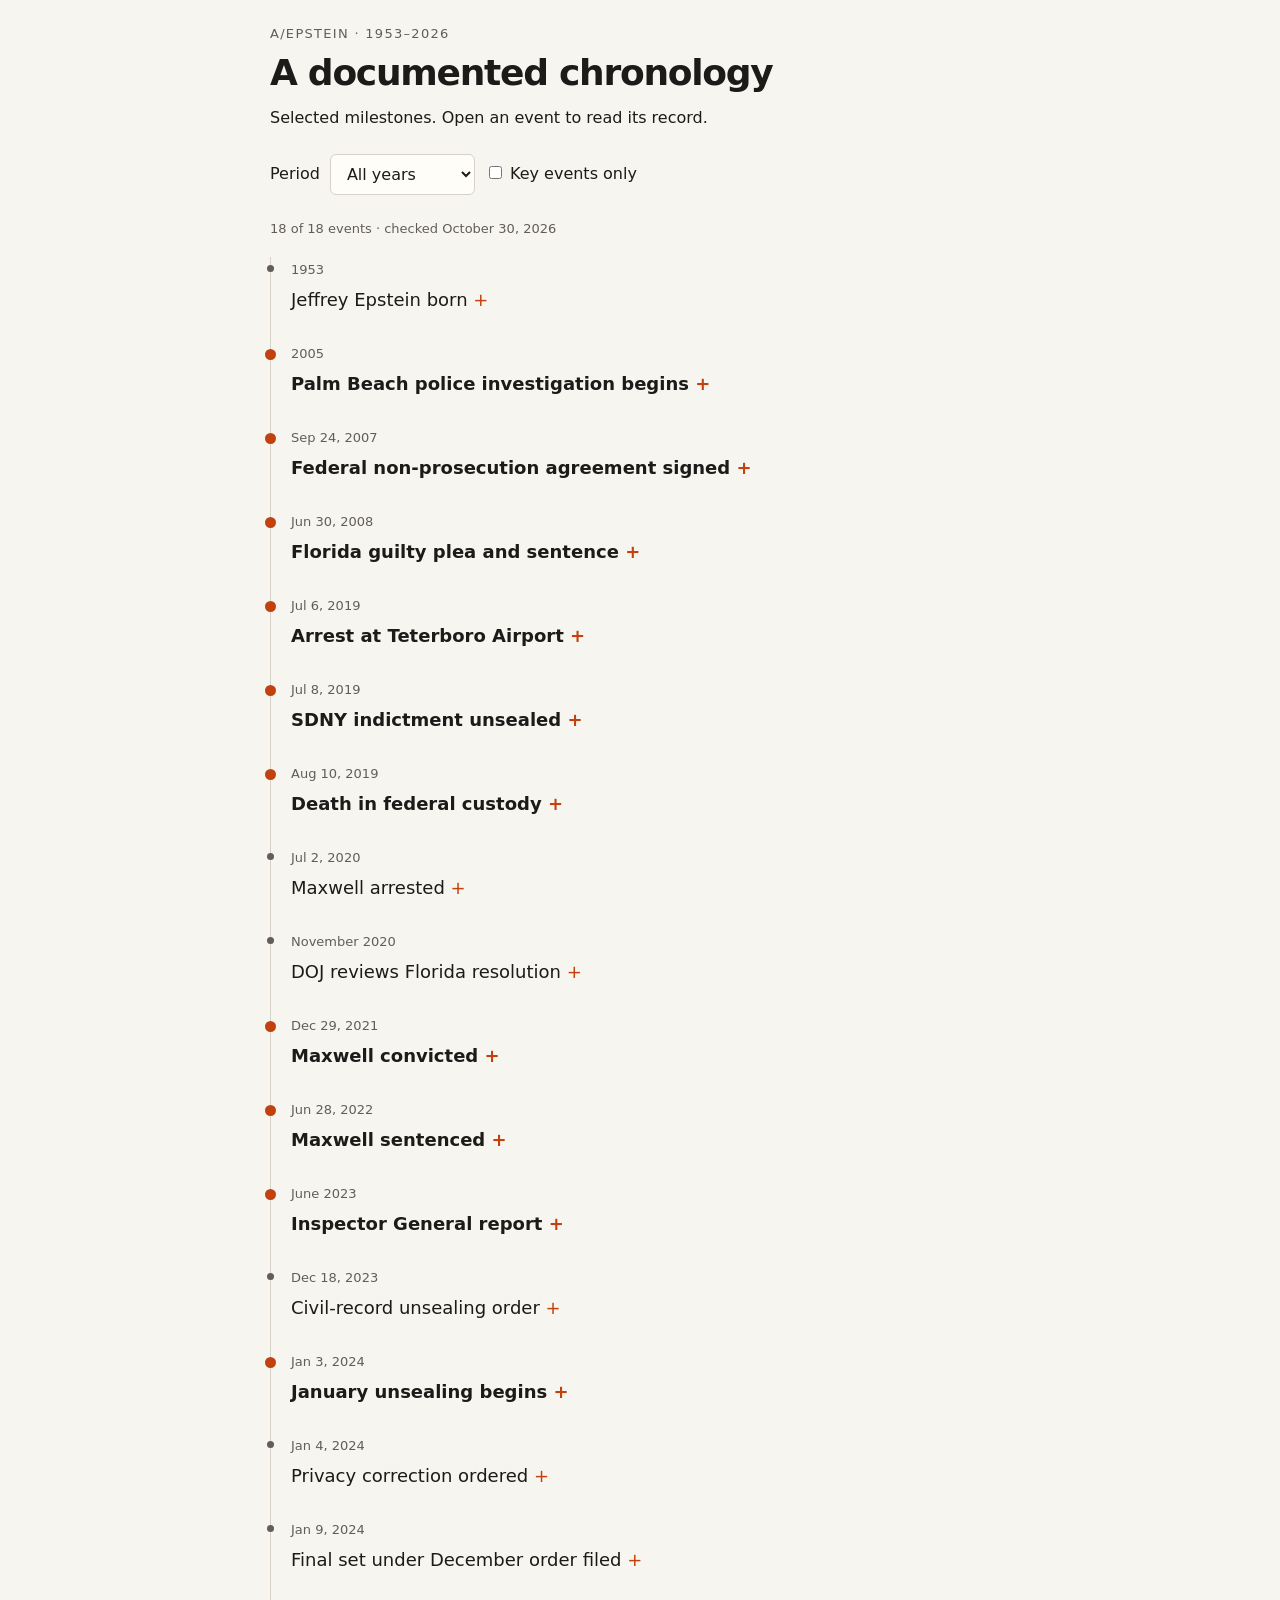
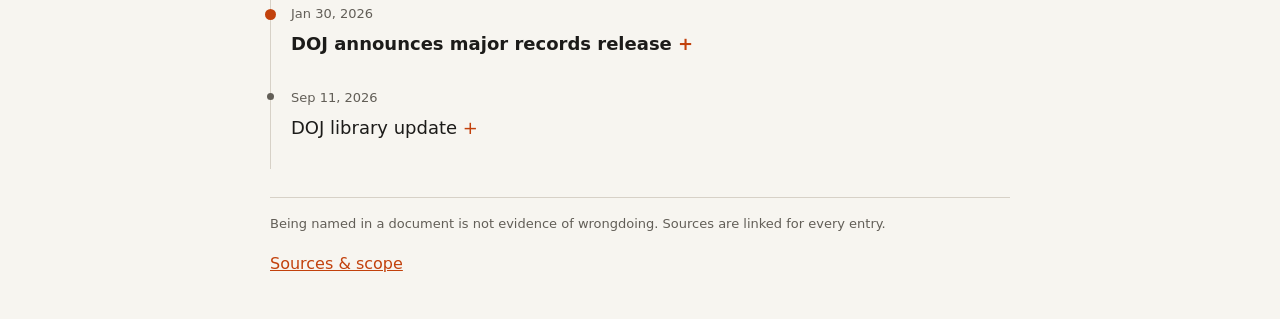
<file: artifacts/timeline/index.html>
<!doctype html>
<html lang="en"><head><meta charset="utf-8"><meta name="viewport" content="width=device-width,initial-scale=1"><title>A documented chronology</title><link rel="stylesheet" href="./style.css"></head><body><main><div class="eyebrow">a/epstein · 1953–2026</div><h1>A documented chronology</h1><p>Selected milestones. Open an event to read its record.</p><div class="filters"><label for="period">Period</label><select id="period"><option value="all">All years</option><option value="early">Before 2019</option><option value="case">2019–2022</option><option value="records">2023–2026</option></select><label><input type="checkbox" id="key"> Key events only</label></div><p id="status" class="count" role="status">Loading records…</p><ol id="events"></ol><noscript>JavaScript is needed for the timeline. Read <a href="./events.json">events.json</a> for all entries and sources.</noscript><script type="module" src="./app.js"></script><p class="disclaimer">Being named in a document is not evidence of wrongdoing. Sources are linked for every entry.</p><p><a href="./SOURCES.md" target="_blank" rel="noopener noreferrer">Sources &amp; scope</a></p></main></body></html>
</file>
<file: artifacts/timeline/style.css>
*{box-sizing:border-box} :root{color-scheme:light dark;--bg:#F7F5F0;--fg:#1C1B19;--muted:#625e57;--line:#d7d1c7;--accent:#C2410C;--panel:#fffdf8} @media(prefers-color-scheme:dark){:root{--bg:#201f1c;--fg:#f2eee6;--muted:#bcb5a9;--line:#514a40;--accent:#ff986b;--panel:#2b2925}} body{margin:0;background:var(--bg);color:var(--fg);font:16px/1.55 system-ui,sans-serif}main{max-width:780px;margin:auto;padding:24px 20px}h1{font-size:clamp(25px,5vw,36px);line-height:1.15;font-weight:600;letter-spacing:-.035em;margin:8px 0 12px}h2{font-size:20px}p{margin:8px 0 18px}.eyebrow,small,time{color:var(--muted);font-size:13px}.eyebrow{text-transform:uppercase;letter-spacing:.1em}a{color:var(--accent);overflow-wrap:anywhere}button,select{font:inherit;color:var(--fg);background:var(--panel);border:1px solid var(--line);border-radius:6px;padding:9px 12px}button{cursor:pointer}button:focus-visible,summary:focus-visible,a:focus-visible,select:focus-visible{outline:3px solid var(--accent);outline-offset:3px}.disclaimer{font-size:13px;border-top:1px solid var(--line);padding-top:16px;color:var(--muted);margin-top:28px}.filters{display:flex;flex-wrap:wrap;gap:10px;align-items:center;margin:24px 0}.count{color:var(--muted);font-size:13px}ol{list-style:none;padding:0;margin:0}li.event{border-left:1px solid var(--line);padding:0 0 24px 20px;position:relative}li.event:before{content:'';position:absolute;left:-4px;top:8px;width:7px;height:7px;border-radius:50%;background:var(--muted)}li.key:before{background:var(--accent);width:11px;height:11px;left:-6px}summary{cursor:pointer;font-size:18px;line-height:1.4;padding:5px 0;list-style:none}summary:after{content:' +';color:var(--accent)}details[open] summary:after{content:' −'}li.key summary{font-weight:600}details p{font-size:15px}details a{font-size:14px;display:block;margin:8px 0}.place{padding:16px 0;border-bottom:1px solid var(--line)}.place h2{margin:0 0 6px}.place p{font-size:14px}.place a{font-size:14px}#map{height:390px;border:1px solid var(--line);border-radius:8px;background:var(--panel)}.leaflet-popup-content{font:14px/1.5 system-ui,sans-serif}.leaflet-popup-content a{display:block;margin-top:8px}.error{color:var(--accent)}@media(max-width:400px){main{padding:20px 14px}#map{height:330px}}
</file>
